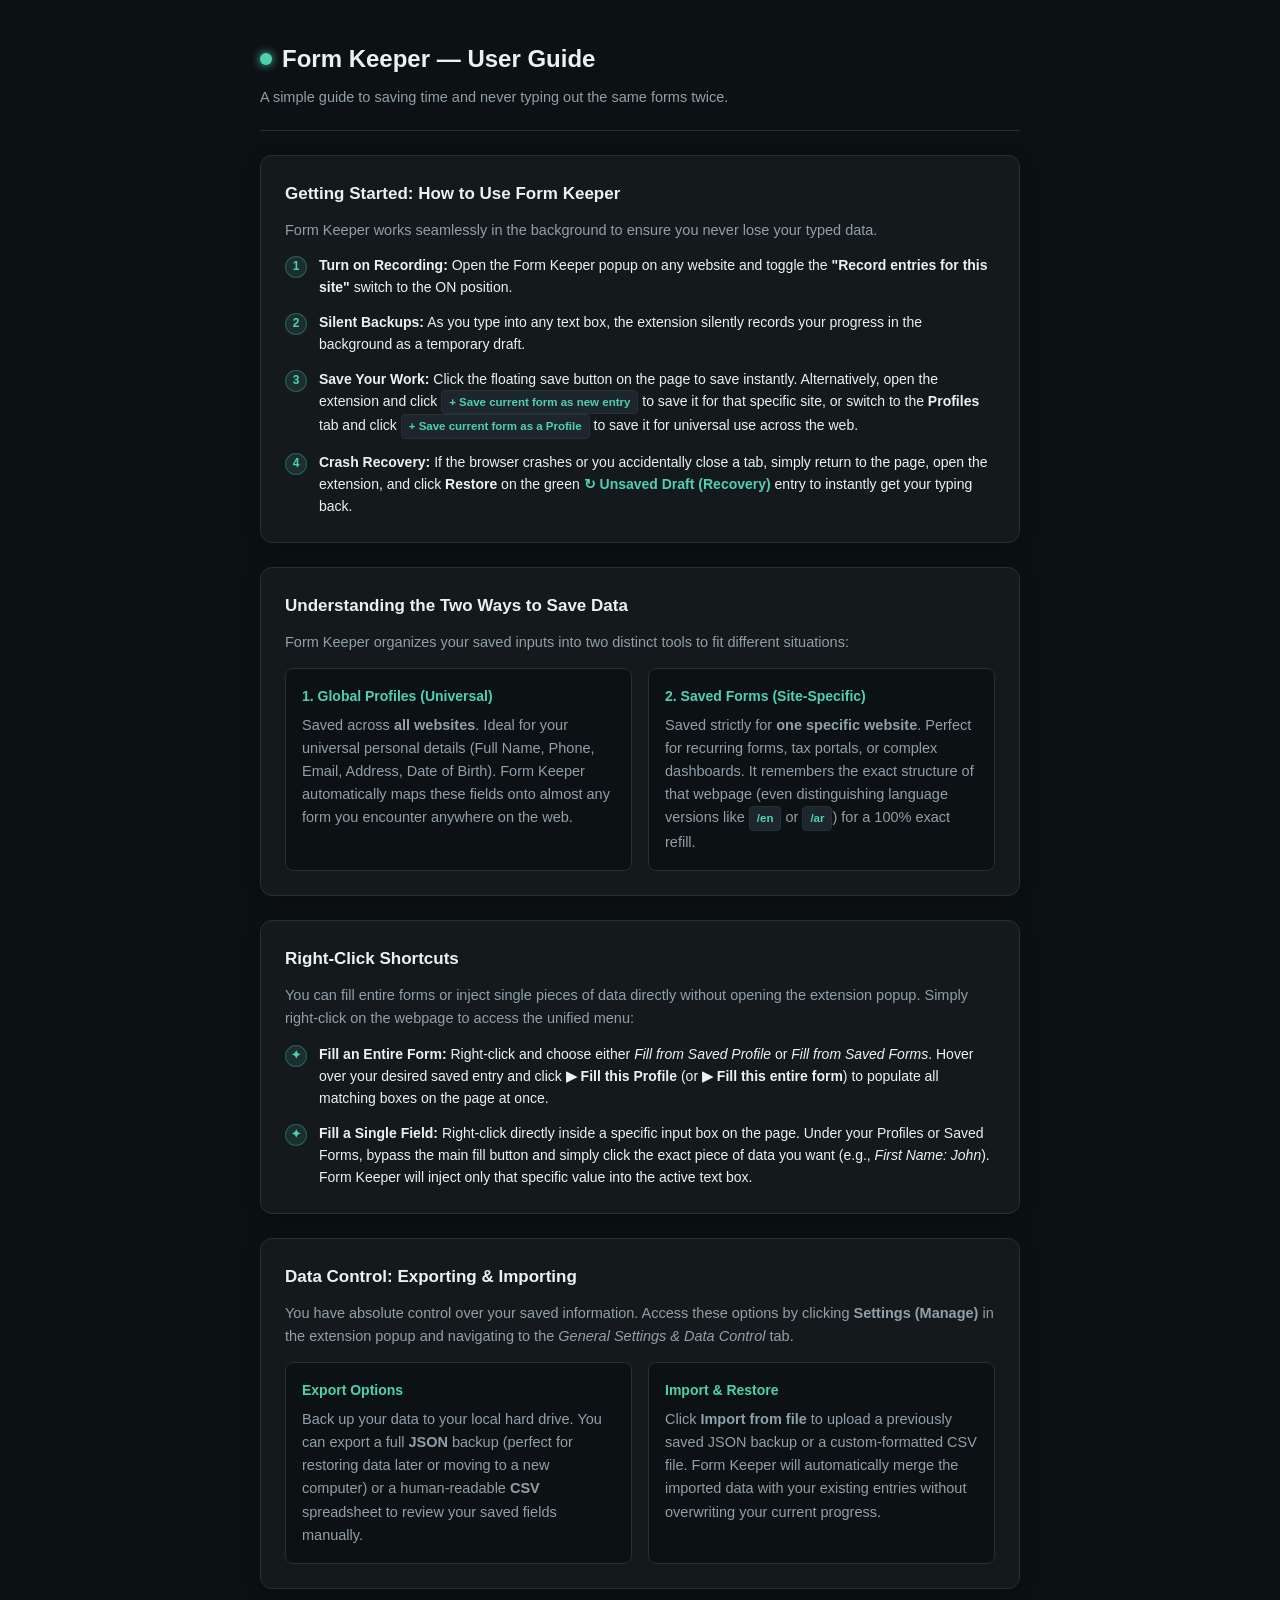
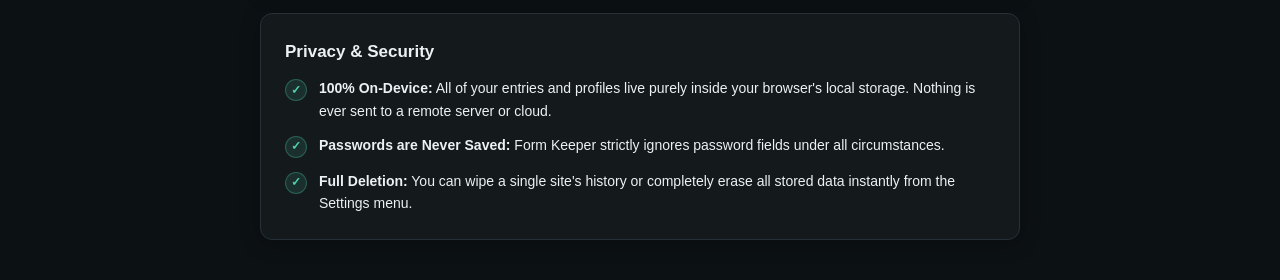
<file: guide.html>
<!DOCTYPE html>
<html lang="en">
<head>
<meta charset="UTF-8" />
<meta name="viewport" content="width=device-width, initial-scale=1.0" />
<title>Form Keeper — User Guide & Help</title>
<style>
  :root {
    --bg: #0c1114;
    --card-bg: #14191c;
    --border: #263038;
    --text-main: #ecf1f3;
    --text-muted: #8fa0a8;
    --accent: #4fd1b0;
    --accent-glow: rgba(79, 209, 176, 0.12);
    --badge-bg: #1c262c;
  }

  :root[data-theme="light"] {
    --bg: #f4f7f8;
    --card-bg: #ffffff;
    --border: #ced4da;
    --text-main: #1a202c;
    --text-muted: #64748b;
    --accent: #2c977b;
    --accent-glow: rgba(44, 151, 123, 0.12);
    --badge-bg: #e9ecef;
  }

  * { box-sizing: border-box; margin: 0; padding: 0; }
  body {
    background-color: var(--bg);
    color: var(--text-main);
    font-family: -apple-system, BlinkMacSystemFont, "Segoe UI", Roboto, Oxygen, Ubuntu, Cantarell, sans-serif;
    line-height: 1.6;
    padding: 40px 20px;
    display: flex;
    justify-content: center;
  }

  .wrap {
    width: 100%;
    max-width: 760px;
    display: flex;
    flex-direction: column;
    gap: 24px;
  }

  .page-header {
    border-bottom: 1px solid var(--border);
    padding-bottom: 20px;
  }

  .brand {
    display: flex;
    align-items: center;
    gap: 10px;
    margin-bottom: 8px;
  }

  .brand-dot {
    width: 12px;
    height: 12px;
    border-radius: 50%;
    background-color: var(--accent);
    box-shadow: 0 0 10px var(--accent);
  }

  h1 { font-size: 24px; font-weight: 700; color: var(--text-main); }
  h2 { font-size: 17px; font-weight: 600; color: var(--text-main); margin-bottom: 12px; }
  p { color: var(--text-muted); font-size: 14.5px; margin-bottom: 12px; }
  p:last-child { margin-bottom: 0; }

  .card {
    background: var(--card-bg);
    border: 1px solid var(--border);
    border-radius: 12px;
    padding: 24px;
    box-shadow: 0 4px 20px rgba(0, 0, 0, 0.25);
  }

  .feature-grid {
    display: grid;
    grid-template-columns: 1fr 1fr;
    gap: 16px;
    margin-top: 14px;
  }

  @media (max-width: 600px) {
    .feature-grid { grid-template-columns: 1fr; }
  }

  .feature-box {
    background: var(--bg);
    border: 1px solid var(--border);
    border-radius: 8px;
    padding: 16px;
  }

  .feature-title {
    font-size: 14px;
    font-weight: 600;
    color: var(--accent);
    margin-bottom: 6px;
    display: flex;
    align-items: center;
    gap: 6px;
  }

  .step-list {
    list-style: none;
    display: flex;
    flex-direction: column;
    gap: 12px;
    margin-top: 12px;
  }

  .step-item {
    display: flex;
    gap: 12px;
    align-items: flex-start;
    font-size: 14px;
    color: var(--text-main);
  }

  .step-num {
    background: var(--accent-glow);
    color: var(--accent);
    border: 1px solid rgba(79, 209, 176, 0.3);
    font-size: 12px;
    font-weight: 700;
    min-width: 22px;
    height: 22px;
    border-radius: 50%;
    display: flex;
    align-items: center;
    justify-content: center;
    flex-shrink: 0;
    margin-top: 2px;
  }

  .pill {
    display: inline-block;
    background: var(--badge-bg);
    color: var(--accent);
    border: 1px solid var(--border);
    font-size: 11.5px;
    font-weight: 600;
    padding: 2px 7px;
    border-radius: 4px;
  }

  .highlight-note {
    border-left: 3px solid var(--accent);
    background: var(--accent-glow);
    padding: 12px 16px;
    border-radius: 0 8px 8px 0;
    font-size: 13.5px;
    color: var(--text-main);
    margin-top: 12px;
  }
</style>
</head>
<body>
  <div class="wrap">
    <header class="page-header">
      <div class="brand">
        <span class="brand-dot"></span>
        <h1>Form Keeper — User Guide</h1>
      </div>
      <p>A simple guide to saving time and never typing out the same forms twice.</p>
    </header>

    <section class="card">
      <h2>Getting Started: How to Use Form Keeper</h2>
      <p>Form Keeper works seamlessly in the background to ensure you never lose your typed data.</p>
      <ul class="step-list">
        <li class="step-item">
          <span class="step-num">1</span>
          <div><strong>Turn on Recording:</strong> Open the Form Keeper popup on any website and toggle the <strong>"Record entries for this site"</strong> switch to the ON position.</div>
        </li>
        <li class="step-item">
          <span class="step-num">2</span>
          <div><strong>Silent Backups:</strong> As you type into any text box, the extension silently records your progress in the background as a temporary draft.</div>
        </li>
        <li class="step-item">
          <span class="step-num">3</span>
          <div><strong>Save Your Work:</strong> Click the floating save button on the page to save instantly. Alternatively, open the extension and click <span class="pill">+ Save current form as new entry</span> to save it for that specific site, or switch to the <strong>Profiles</strong> tab and click <span class="pill">+ Save current form as a Profile</span> to save it for universal use across the web.</div>
        </li>
        <li class="step-item">
          <span class="step-num">4</span>
          <div><strong>Crash Recovery:</strong> If the browser crashes or you accidentally close a tab, simply return to the page, open the extension, and click <strong>Restore</strong> on the green <strong style="color: var(--accent);">↻ Unsaved Draft (Recovery)</strong> entry to instantly get your typing back.</div>
        </li>
      </ul>
    </section>

    <section class="card">
      <h2>Understanding the Two Ways to Save Data</h2>
      <p>Form Keeper organizes your saved inputs into two distinct tools to fit different situations:</p>
      <div class="feature-grid">
        <div class="feature-box">
          <div class="feature-title">1. Global Profiles (Universal)</div>
          <p>Saved across <strong>all websites</strong>. Ideal for your universal personal details (Full Name, Phone, Email, Address, Date of Birth). Form Keeper automatically maps these fields onto almost any form you encounter anywhere on the web.</p>
        </div>
        <div class="feature-box">
          <div class="feature-title">2. Saved Forms (Site-Specific)</div>
          <p>Saved strictly for <strong>one specific website</strong>. Perfect for recurring forms, tax portals, or complex dashboards. It remembers the exact structure of that webpage (even distinguishing language versions like <span class="pill">/en</span> or <span class="pill">/ar</span>) for a 100% exact refill.</p>
        </div>
      </div>
    </section>

    <section class="card">
      <h2>Right-Click Shortcuts</h2>
      <p>You can fill entire forms or inject single pieces of data directly without opening the extension popup. Simply right-click on the webpage to access the unified menu:</p>
      <ul class="step-list">
        <li class="step-item">
          <span class="step-num">✦</span>
          <div><strong>Fill an Entire Form:</strong> Right-click and choose either <em>Fill from Saved Profile</em> or <em>Fill from Saved Forms</em>. Hover over your desired saved entry and click <strong>▶ Fill this Profile</strong> (or <strong>▶ Fill this entire form</strong>) to populate all matching boxes on the page at once.</div>
        </li>
        <li class="step-item">
          <span class="step-num">✦</span>
          <div><strong>Fill a Single Field:</strong> Right-click directly inside a specific input box on the page. Under your Profiles or Saved Forms, bypass the main fill button and simply click the exact piece of data you want (e.g., <em>First Name: John</em>). Form Keeper will inject only that specific value into the active text box.</div>
        </li>
      </ul>
    </section>

    <section class="card">
      <h2>Data Control: Exporting & Importing</h2>
      <p>You have absolute control over your saved information. Access these options by clicking <strong>Settings (Manage)</strong> in the extension popup and navigating to the <em>General Settings & Data Control</em> tab.</p>
      <div class="feature-grid">
        <div class="feature-box">
          <div class="feature-title">Export Options</div>
          <p>Back up your data to your local hard drive. You can export a full <strong>JSON</strong> backup (perfect for restoring data later or moving to a new computer) or a human-readable <strong>CSV</strong> spreadsheet to review your saved fields manually.</p>
        </div>
        <div class="feature-box">
          <div class="feature-title">Import & Restore</div>
          <p>Click <strong>Import from file</strong> to upload a previously saved JSON backup or a custom-formatted CSV file. Form Keeper will automatically merge the imported data with your existing entries without overwriting your current progress.</p>
        </div>
      </div>
    </section>

    <section class="card">
      <h2>Privacy & Security</h2>
      <ul class="step-list">
        <li class="step-item">
          <span class="step-num">✓</span>
          <div><strong>100% On-Device:</strong> All of your entries and profiles live purely inside your browser's local storage. Nothing is ever sent to a remote server or cloud.</div>
        </li>
        <li class="step-item">
          <span class="step-num">✓</span>
          <div><strong>Passwords are Never Saved:</strong> Form Keeper strictly ignores password fields under all circumstances.</div>
        </li>
        <li class="step-item">
          <span class="step-num">✓</span>
          <div><strong>Full Deletion:</strong> You can wipe a single site's history or completely erase all stored data instantly from the Settings menu.</div>
        </li>
      </ul>
    </section>
  </div>

  <script src="src/storage-lib.js"></script>
  <script src="guide.js"></script>
</body>
</html>
</file>
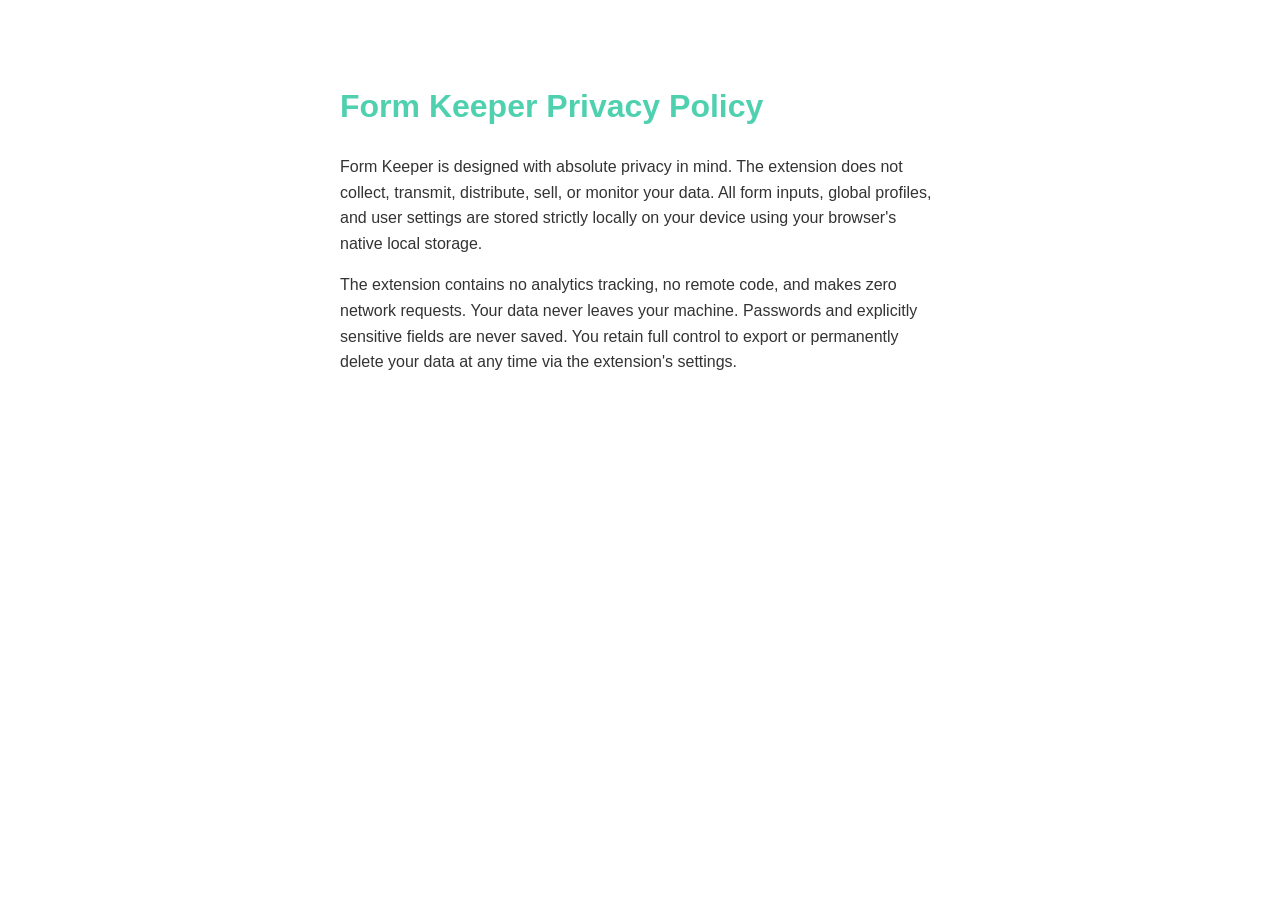
<file: docs/privacy.html>
<!DOCTYPE html>
<html lang="en">
<head>
<meta charset="UTF-8">
<meta name="viewport" content="width=device-width, initial-scale=1.0">
<title>Form Keeper Privacy Policy</title>
<style>
  body { font-family: -apple-system, BlinkMacSystemFont, sans-serif; line-height: 1.6; color: #333; max-width: 600px; margin: 40px auto; padding: 20px; }
  h1 { color: #4fd1b0; }
</style>
</head>
<body>
  <h1>Form Keeper Privacy Policy</h1>
  <p>Form Keeper is designed with absolute privacy in mind. The extension does not collect, transmit, distribute, sell, or monitor your data. All form inputs, global profiles, and user settings are stored strictly locally on your device using your browser's native local storage.</p>
  <p>The extension contains no analytics tracking, no remote code, and makes zero network requests. Your data never leaves your machine. Passwords and explicitly sensitive fields are never saved. You retain full control to export or permanently delete your data at any time via the extension's settings.</p>
</body>
</html>
</file>
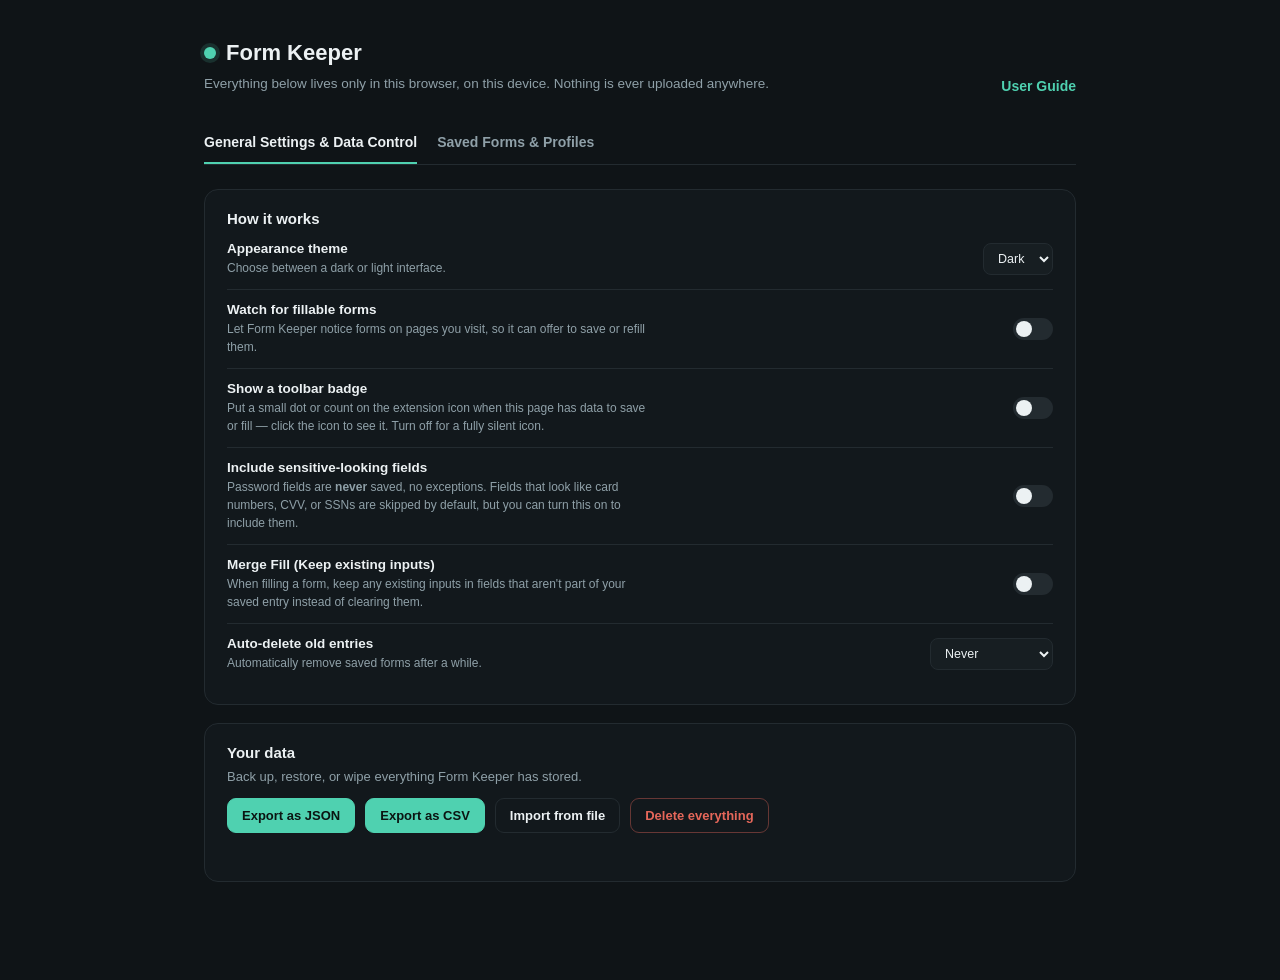
<file: options/options.html>
<!DOCTYPE html>
<html lang="en">
<head>
<meta charset="UTF-8" />
<title>Form Keeper — Settings</title>
<link rel="stylesheet" href="options.css" />
</head>
<body>
  <div class="wrap">
    <header class="page-header" style="display: flex; justify-content: space-between; align-items: flex-end;">
      <div>
        <div class="brand">
          <span class="brand-dot"></span>
          <h1>Form Keeper</h1>
        </div>
        <p class="tagline">Everything below lives only in this browser, on this device. Nothing is ever uploaded anywhere.</p>
      </div>
      <!-- User Guide link back in the top right -->
      <a href="../guide.html" target="_blank" style="color: #4fd1b0; text-decoration: none; font-weight: 600; font-size: 14px;">User Guide</a>
    </header>

    <nav class="options-tabs">
      <button class="opt-tab active" data-target="tab-settings">General Settings & Data Control</button>
      <button class="opt-tab" data-target="tab-data">Saved Forms & Profiles</button>
    </nav>

    <!-- TAB 1: SETTINGS -->
    <div id="tab-settings" class="tab-pane active">
      <section class="card">
        <h2>How it works</h2>
        <div class="setting-row">
          <div>
            <div class="setting-title">Appearance theme</div>
            <div class="setting-desc">Choose between a dark or light interface.</div>
          </div>
          <select id="themeSelect" class="select">
            <option value="dark">Dark</option>
            <option value="light">Light</option>
          </select>
        </div>
        <div class="setting-row">
          <div>
            <div class="setting-title">Watch for fillable forms</div>
            <div class="setting-desc">Let Form Keeper notice forms on pages you visit, so it can offer to save or refill them.</div>
          </div>
          <label class="switch"><input type="checkbox" id="autoDetect" /><span class="slider"></span></label>
        </div>
        <div class="setting-row">
          <div>
            <div class="setting-title">Show a toolbar badge</div>
            <div class="setting-desc">Put a small dot or count on the extension icon when this page has data to save or fill — click the icon to see it. Turn off for a fully silent icon.</div>
          </div>
          <label class="switch"><input type="checkbox" id="autoPrompt" /><span class="slider"></span></label>
        </div>
        <div class="setting-row">
          <div>
            <div class="setting-title">Include sensitive-looking fields</div>
            <div class="setting-desc">Password fields are <strong>never</strong> saved, no exceptions. Fields that look like card numbers, CVV, or SSNs are skipped by default, but you can turn this on to include them.</div>
          </div>
          <label class="switch"><input type="checkbox" id="includeSensitive" /><span class="slider"></span></label>
        </div>
        <div class="setting-row">
          <div>
            <div class="setting-title">Merge Fill (Keep existing inputs)</div>
            <div class="setting-desc">When filling a form, keep any existing inputs in fields that aren't part of your saved entry instead of clearing them.</div>
          </div>
          <label class="switch"><input type="checkbox" id="mergeFill" /><span class="slider"></span></label>
        </div>
        <div class="setting-row">
          <div>
            <div class="setting-title">Auto-delete old entries</div>
            <div class="setting-desc">Automatically remove saved forms after a while.</div>
          </div>
          <select id="retentionDays" class="select">
            <option value="0">Never</option>
            <option value="30">After 30 days</option>
            <option value="90">After 90 days</option>
            <option value="180">After 180 days</option>
          </select>
        </div>
      </section>

      <section class="card">
        <h2>Your data</h2>
        <p class="card-desc">Back up, restore, or wipe everything Form Keeper has stored.</p>
        <div class="btn-row">
          <button id="exportBtn" class="btn btn-primary">Export as JSON</button>
          <button id="exportCsvBtn" class="btn btn-primary">Export as CSV</button>
          <label class="btn btn-ghost file-label">
            Import from file
            <input type="file" id="importInput" accept=".json,.csv,application/json,text/csv" hidden />
          </label>
          <button id="clearAllBtn" class="btn btn-danger">Delete everything</button>
        </div>
        <p id="dataStatus" class="status"></p>
      </section>
    </div>

    <!-- TAB 2: DATA -->
    <div id="tab-data" class="tab-pane" hidden>
      <section class="card">
        <div class="card-header-row">
          <h2>Global Profiles</h2>
          <input id="browseSearch" class="search" type="text" placeholder="Search profiles or site forms..." />
        </div>
        <div id="profileGroups" class="site-groups"></div>
      </section>

      <section class="card">
        <div class="card-header-row">
          <h2>Saved site forms</h2>
        </div>
        <div id="siteGroups" class="site-groups"></div>
      </section>
    </div>

    <template id="siteGroupTemplate">
      <div class="site-group collapsed">
        <div class="site-group-header" title="Click to collapse/expand">
          <div class="site-title-wrap">
            <span class="site-toggle-icon">▼</span>
            <span class="site-name"></span>
          </div>
          <div class="site-header-actions">
            <span class="site-count"></span>
            <button class="link-btn site-clear-btn">Clear site</button>
          </div>
        </div>
        <div class="site-entries"></div>
      </div>
    </template>

    <template id="dataEntryTemplate">
      <div class="data-entry">
        <div class="data-entry-header">
          <span class="data-entry-label"></span>
          <div class="data-entry-actions">
            <button class="link-btn rename-entry-btn" hidden>Rename</button>
            <button class="link-btn toggle-fields-btn">View fields</button>
            <button class="link-btn show-all-btn" hidden>Show inputs</button>
            <button class="link-btn danger delete-entry-btn">Delete</button>
          </div>
        </div>
        <div class="data-entry-meta"></div>
        <div class="fields-panel" hidden></div>
      </div>
    </template>

    <template id="fieldRowTemplate">
      <div class="field-row">
        <span class="field-name"></span>
        <span class="field-value masked"></span>
        <div class="field-actions">
          <button class="link-btn copy-btn">copy</button>
          <button class="link-btn rename-field-btn">rename</button>
          <button class="link-btn edit-btn">edit value</button>
          <button class="link-btn reveal-btn">show</button>
          <button class="link-btn danger delete-field-btn">delete</button>
        </div>
      </div>
    </template>
  </div>

  <script src="../src/storage-lib.js"></script>
  <script src="options.js"></script>
</body>
</html>
</file>
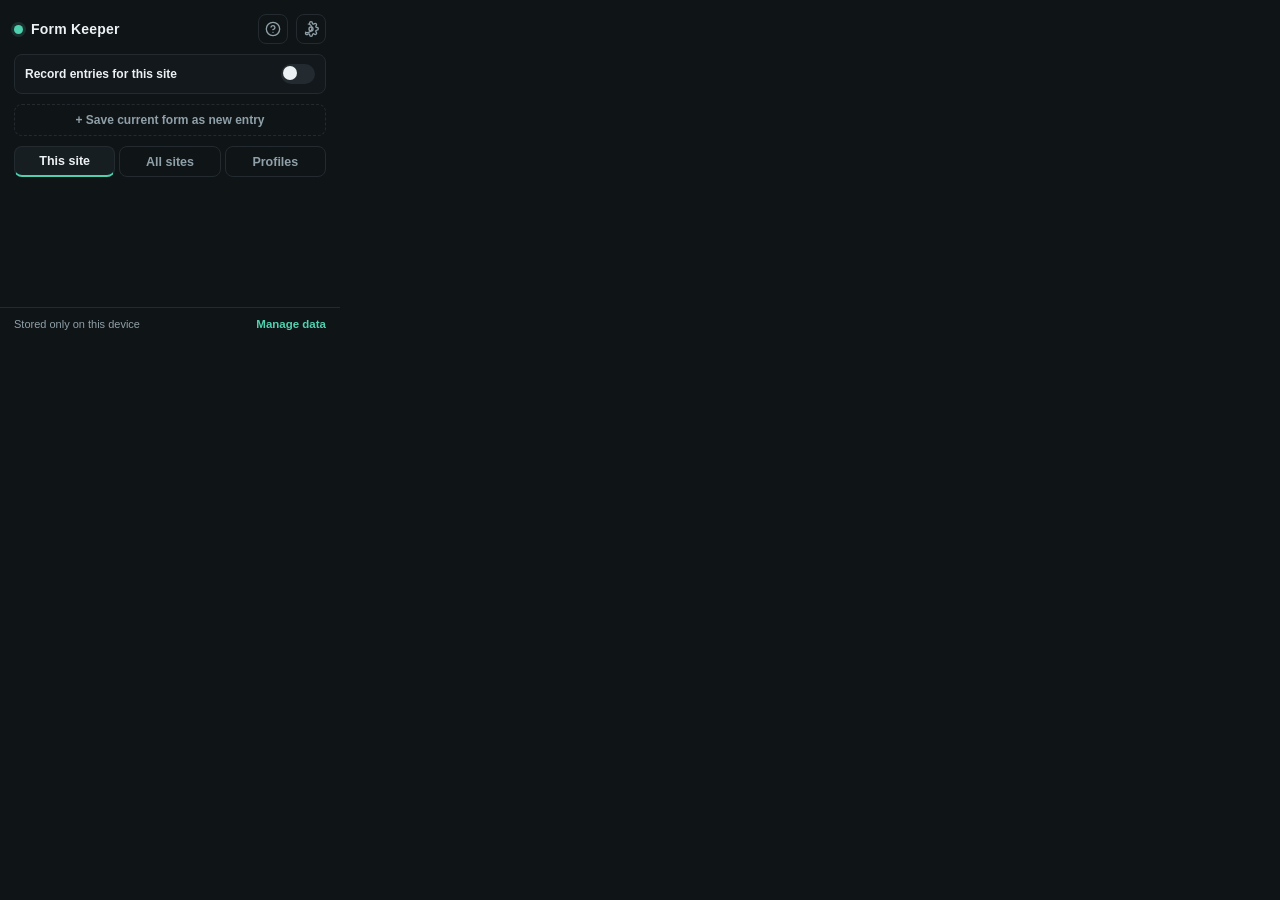
<file: popup/popup.html>
<!DOCTYPE html>
<html lang="en">
<head>
<meta charset="UTF-8" />
<title>Form Keeper</title>
<link rel="stylesheet" href="popup.css" />
</head>
<body>
  <div class="app">
    <header class="topbar">
      <div class="brand">
        <span class="brand-dot"></span>
        <span class="brand-name">Form Keeper</span>
      </div>
      <div class="topbar-actions" style="display: flex; gap: 8px;">
        <button id="openGuide" class="icon-btn" title="User Guide" aria-label="User Guide">
          <svg width="16" height="16" viewBox="0 0 24 24" fill="none" stroke="currentColor" stroke-width="2" stroke-linecap="round" stroke-linejoin="round">
            <circle cx="12" cy="12" r="10"></circle>
            <path d="M9.09 9a3 3 0 0 1 5.83 1c0 2-3 3-3 3"></path>
            <line x1="12" y1="17" x2="12.01" y2="17"></line>
          </svg>
        </button>
        <button id="openOptions" class="icon-btn" title="Settings" aria-label="Settings">
          <svg width="16" height="16" viewBox="0 0 24 24" fill="none" stroke="currentColor" stroke-width="2">
            <circle cx="12" cy="12" r="3"></circle>
            <path d="M19.4 15a1.65 1.65 0 0 0 .33 1.82l.06.06a2 2 0 1 1-2.83 2.83l-.06-.06a1.65 1.65 0 0 0-1.82-.33 1.65 1.65 0 0 0-1 1.51V21a2 2 0 0 1-4 0v-.09A1.65 1.65 0 0 0 9 19.4a1.65 1.65 0 0 0-1.82.33l-.06.06a2 2 0 1 1-2.83-2.83l.06.06A1.65 1.65 0 0 0 9 4.6a1.65 1.65 0 0 0 1-1.51V3a2 2 0 0 1 4 0v.09a1.65 1.65 0 0 0 1 1.51 1.65 1.65 0 0 0 1.82-.33l.06-.06a2 2 0 1 1 2.83 2.83l-.06.06A1.65 1.65 0 0 0 19.4 9c.14.32.44.55.79.65.35.1.6.13.81.13H21a2 2 0 0 1 0 4h-.09c-.21 0-.46.03-.81.13-.35.1-.65.33-.79.65Z"></path>
          </svg>
        </button>
      </div>
    </header>

    <div class="site-toggle-wrap">
      <div class="site-toggle-info">
        <span class="site-toggle-label">Record entries for this site</span>
        <span class="site-toggle-host" id="siteToggleHost"></span>
      </div>
      <label class="switch">
        <input type="checkbox" id="siteToggle" />
        <span class="switch-slider"></span>
      </label>
    </div>

    <!-- BUTTON RELOCATED ABOVE TABS -->
    <div class="save-current-wrap">
      <div id="btnWrapper" style="display: block;">
        <button id="saveCurrentBtn" class="btn-save-current" disabled>+ Save current form as new entry</button>
      </div>
      <div id="saveHint" style="font-size: 11.5px; color: #8fa0a8; text-align: center; margin-top: 8px; display: none;">Start filling any field on the page to activate this button.</div>
    </div>

    <nav class="tabs" role="tablist">
      <button class="tab active" data-tab="site" role="tab">This site</button>
      <button class="tab" data-tab="all" role="tab">All sites</button>
      <button class="tab" data-tab="profiles" role="tab">Profiles</button>
    </nav>

    <div class="search-wrap" id="allSearchWrap" hidden>
      <input id="searchInput" type="text" placeholder="Search saved forms..." />
    </div>

    <main id="listContainer" class="list"></main>

    <template id="entryTemplate">
      <div class="entry">
        <div class="entry-main">
          <div class="entry-label"></div>
          <div class="entry-meta"></div>
        </div>
        <div class="entry-actions">
          <button class="mini-btn fill-btn">Fill</button>
          <button class="mini-btn icon-only rename-btn" title="Rename">✎</button>
          <button class="mini-btn icon-only danger delete-btn" title="Delete">🗑</button>
        </div>
      </div>
    </template>

    <template id="emptyTemplate">
      <div class="empty">
        <div class="empty-icon">🗂</div>
        <p class="empty-title">Nothing saved yet</p>
        <p class="empty-body">Fill out a form, then use "Save current form as new entry" above to remember it.</p>
      </div>
    </template>

    <footer class="footer">
      <span class="footer-note">Stored only on this device</span>
      <a href="#" id="manageLink">Manage data</a>
    </footer>
  </div>

  <script src="../src/storage-lib.js"></script>
  <script src="popup.js"></script>
</body>
</html>
</file>
<file: options/options.css>
:root {
  --bg: #0f1417;
  --surface: #12181c;
  --surface-2: #171e22;
  --border: #232b30;
  --text: #ecf1f3;
  --muted: #8fa0a8;
  --accent: #4fd1b0;
  --accent-ink: #0b1512;
  --danger: #e5675a;
}

:root[data-theme="light"] {
  --bg: #f4f7f8;
  --surface: #ffffff;
  --surface-2: #e9ecef;
  --border: #ced4da;
  --text: #1a202c;
  --muted: #64748b;
  --accent: #2c977b;
  --accent-ink: #ffffff;
  --danger: #dc2626;
}

* { box-sizing: border-box; }

body {
  margin: 0;
  background: var(--bg);
  color: var(--text);
  font-family: -apple-system, BlinkMacSystemFont, "Segoe UI", Roboto, sans-serif;
}

.wrap { max-width: 920px; margin: 0 auto; padding: 40px 24px 80px; }

.page-header { margin-bottom: 28px; }
.brand { display: flex; align-items: center; gap: 10px; }
.brand-dot { width: 12px; height: 12px; border-radius: 50%; background: var(--accent); box-shadow: 0 0 0 4px rgba(79,209,176,0.15); }
.brand h1 { font-size: 22px; margin: 0; }
.tagline { color: var(--muted); font-size: 13.5px; margin: 8px 0 0; line-height: 1.5; }

/* Tabs Engine for Options */
.options-tabs {
  display: flex; gap: 20px; border-bottom: 1px solid var(--border); margin-bottom: 24px;
}
.opt-tab {
  background: none; border: none; padding: 12px 0; color: var(--muted);
  font-weight: 600; font-size: 14px; cursor: pointer; font-family: inherit;
  border-bottom: 2px solid transparent; 
}
.opt-tab.active { color: var(--text); border-bottom: 2px solid var(--accent); }

.card {
  background: var(--surface);
  border: 1px solid var(--border);
  border-radius: 14px;
  padding: 20px 22px;
  margin-bottom: 18px;
}
.card h2 { font-size: 15px; margin: 0 0 14px; }
.card-desc { color: var(--muted); font-size: 13px; margin: -6px 0 14px; }

.setting-row {
  display: flex;
  align-items: center;
  justify-content: space-between;
  gap: 20px;
  padding: 12px 0;
  border-top: 1px solid var(--border);
}
.setting-row:first-of-type { border-top: none; padding-top: 0; }
.setting-title { font-weight: 600; font-size: 13.5px; }
.setting-desc { color: var(--muted); font-size: 12px; margin-top: 3px; line-height: 1.5; max-width: 420px; }

.switch { position: relative; display: inline-block; width: 40px; height: 22px; flex: none; }
.switch input { opacity: 0; width: 0; height: 0; }
.slider {
  position: absolute; cursor: pointer; inset: 0;
  background: var(--border); border-radius: 22px; transition: 0.15s;
}
.slider::before {
  content: ""; position: absolute; height: 16px; width: 16px; left: 3px; top: 3px;
  background: var(--text); border-radius: 50%; transition: 0.15s;
}
.switch input:checked + .slider { background: var(--accent); }
.switch input:checked + .slider::before { transform: translateX(18px); background: var(--accent-ink); }

.select {
  background: var(--surface-2);
  color: var(--text);
  border: 1px solid var(--border);
  border-radius: 8px;
  padding: 7px 10px;
  font-size: 12.5px;
  font-family: inherit;
}

.btn-row { display: flex; gap: 10px; flex-wrap: wrap; }
.btn {
  border-radius: 9px;
  padding: 9px 14px;
  font-size: 13px;
  font-weight: 600;
  cursor: pointer;
  border: 1px solid var(--border);
  font-family: inherit;
}
.btn-primary { background: var(--accent); color: var(--accent-ink); border-color: var(--accent); }
.btn-primary:hover { background: #3fc09f; }
.btn-ghost { background: transparent; color: var(--text); }
.btn-ghost:hover { border-color: var(--border); }
.btn-danger { background: transparent; color: var(--danger); border-color: rgba(229,103,90,0.4); }
.btn-danger:hover { background: rgba(229,103,90,0.1); }
.file-label { display: inline-flex; align-items: center; }

.status { color: var(--accent); font-size: 12.5px; margin: 12px 0 0; min-height: 16px; }

.card-header-row { display: flex; align-items: center; justify-content: space-between; margin-bottom: 12px; }
.card-header-row h2 { margin: 0; }
.search {
  background: var(--surface-2);
  border: 1px solid var(--border);
  color: var(--text);
  border-radius: 8px;
  padding: 7px 10px;
  font-size: 12.5px;
  font-family: inherit;
  width: 200px;
}

.site-groups { display: flex; flex-direction: column; gap: 14px; }
.site-group { border: 1px solid var(--border); border-radius: 10px; overflow: hidden; }

.site-group-header {
  display: flex; align-items: center; justify-content: space-between;
  padding: 10px 14px; background: var(--surface-2);
  cursor: pointer; user-select: none;
}
.site-title-wrap { display: flex; align-items: center; gap: 8px; }
.site-toggle-icon { font-size: 10px; transition: transform 0.2s; color: var(--muted); }
.site-group.collapsed .site-toggle-icon { transform: rotate(-90deg); }
.site-group.collapsed .site-entries { display: none; }
.site-header-actions { display: flex; align-items: center; }

.site-name { font-weight: 700; font-size: 13px; }
.site-count { color: var(--muted); font-size: 11.5px; margin-right: 10px; }

.site-entries { padding: 4px 14px; }
.data-entry { padding: 10px 0; border-top: 1px solid var(--border); }
.data-entry:first-child { border-top: none; }
.data-entry-header { display: flex; align-items: center; justify-content: space-between; }
.data-entry-label { font-weight: 600; font-size: 13px; }
.data-entry-actions { display: flex; gap: 12px; }
.data-entry-meta { color: var(--muted); font-size: 11.5px; margin-top: 2px; }

.link-btn {
  background: none; border: none; color: var(--accent);
  font-size: 12px; font-weight: 600; cursor: pointer; padding: 0; font-family: inherit;
}
.link-btn.danger { color: var(--danger); }
.link-btn:hover { text-decoration: underline; }

.fields-panel {
  margin-top: 8px;
  background: var(--surface-2);
  border: 1px solid var(--border);
  border-radius: 8px;
  padding: 8px 12px;
}

.field-row { 
  display: flex; align-items: center; gap: 16px; padding: 8px 0; 
  font-size: 13px; border-bottom: 1px solid var(--border); 
}
.field-row:last-child { border-bottom: none; }

.field-name { 
  color: var(--muted); width: 28%; min-width: 140px; max-width: 250px; 
  flex: none; overflow-wrap: break-word; 
}
.field-value { flex: 1; overflow-wrap: anywhere; line-height: 1.4; padding-right: 12px; }
.field-value.masked { filter: blur(4px); user-select: none; }

.field-actions { display: flex; gap: 10px; flex: none; align-items: center; }

.empty-note { color: var(--muted); font-size: 13px; padding: 12px 0; }
</file>
<file: popup/popup.css>
:root {
  --bg: #0f1417;
  --surface: #12181c;
  --surface-2: #171e22;
  --border: #232b30;
  --text: #ecf1f3;
  --muted: #8fa0a8;
  --accent: #4fd1b0;
  --accent-ink: #0b1512;
  --danger: #e5675a;
}

:root[data-theme="light"] {
  --bg: #f4f7f8;
  --surface: #ffffff;
  --surface-2: #e9ecef;
  --border: #ced4da;
  --text: #1a202c;
  --muted: #64748b;
  --accent: #2c977b;
  --accent-ink: #ffffff;
  --danger: #dc2626;
}

* { box-sizing: border-box; }

body {
  margin: 0;
  width: 340px;
  background: var(--bg);
  color: var(--text);
  font-family: -apple-system, BlinkMacSystemFont, "Segoe UI", Roboto, sans-serif;
  font-size: 13px;
}

.app { display: flex; flex-direction: column; max-height: 480px; }

.topbar {
  display: flex;
  align-items: center;
  justify-content: space-between;
  padding: 14px 14px 10px;
}

.brand { display: flex; align-items: center; gap: 8px; }
.brand-dot { width: 9px; height: 9px; border-radius: 50%; background: var(--accent); box-shadow: 0 0 0 3px rgba(79,209,176,0.15); }
.brand-name { font-weight: 700; font-size: 14px; letter-spacing: 0.2px; }

.icon-btn {
  background: transparent;
  border: 1px solid var(--border);
  color: var(--muted);
  border-radius: 8px;
  width: 30px;
  height: 30px;
  display: flex;
  align-items: center;
  justify-content: center;
  cursor: pointer;
}
.icon-btn:hover { color: var(--text); border-color: var(--border); }

.tabs {
  display: flex;
  gap: 4px;
  padding: 0 14px 10px;
}
.tab {
  flex: 1;
  background: transparent;
  border: 1px solid var(--border);
  color: var(--muted);
  padding: 7px 0;
  border-radius: 8px;
  cursor: pointer;
  font-size: 12.5px;
  font-weight: 600;
}
/* Added Teal border to the active tab */
.tab.active { 
  background: var(--surface-2); 
  color: var(--text); 
  border-color: var(--border); 
  border-bottom: 2px solid var(--accent); 
}

.search-wrap { padding: 0 14px 10px; }

.save-current-wrap { padding: 0 14px 10px; }

/* ---------- per-site recording toggle ---------- */
.site-toggle-wrap {
  display: flex;
  align-items: center;
  justify-content: space-between;
  gap: 10px;
  margin: 0 14px 10px;
  padding: 9px 10px;
  background: var(--surface);
  border: 1px solid var(--border);
  border-radius: 8px;
}
.site-toggle-info { min-width: 0; display: flex; flex-direction: column; gap: 1px; }
.site-toggle-label { font-size: 12px; font-weight: 600; }
.site-toggle-host {
  font-size: 11px;
  color: var(--muted);
  white-space: nowrap;
  overflow: hidden;
  text-overflow: ellipsis;
  max-width: 220px;
}
.switch { position: relative; display: inline-block; width: 34px; height: 20px; flex: none; cursor: pointer; }
.switch input { position: absolute; opacity: 0; width: 100%; height: 100%; margin: 0; cursor: pointer; }
.switch-slider {
  position: absolute;
  inset: 0;
  background: var(--border);
  border-radius: 999px;
  transition: background 150ms ease;
}
.switch-slider::before {
  content: "";
  position: absolute;
  width: 14px;
  height: 14px;
  left: 2px;
  top: 2px;
  background: var(--text);
  border-radius: 50%;
  transition: transform 150ms ease;
}
.switch input:checked + .switch-slider { background: var(--accent); border-color: var(--accent); }
.switch input:checked + .switch-slider::before { transform: translateX(14px); background: var(--accent-ink); }
.switch input:focus-visible + .switch-slider { outline: 2px solid var(--accent); outline-offset: 2px; }

.btn-save-current {
  width: 100%;
  background: var(--surface-2);
  border: 1px dashed var(--muted);
  color: var(--accent);
  border-radius: 8px;
  padding: 8px 10px;
  font-size: 12px;
  font-weight: 600;
  cursor: pointer;
  font-family: inherit;
}
.btn-save-current:hover { border-color: var(--accent); background: var(--surface); }
.btn-save-current:disabled {
  color: var(--muted);
  border-color: var(--border);
  cursor: not-allowed;
  background: transparent;
}

/* ---------- context panel: slides down from the toolbar icon on open ---------- */
.context-panel {
  padding: 0 14px 10px;
  overflow: hidden;
  animation: fk-slide-down 220ms ease-out;
}
@keyframes fk-slide-down {
  from { opacity: 0; transform: translateY(-8px); max-height: 0; }
  to { opacity: 1; transform: translateY(0); max-height: 260px; }
}
.ctx-card {
  background: var(--surface);
  border: 1px solid var(--accent);
  border-radius: 10px;
  padding: 10px 12px;
}
.ctx-card.ctx-suggest { border-color: var(--muted); }
.ctx-title { font-weight: 700; font-size: 12.5px; margin-bottom: 6px; display: flex; align-items: center; gap: 6px; }
.ctx-title::before { content: ""; width: 6px; height: 6px; border-radius: 50%; background: var(--accent); }
.ctx-body { color: var(--muted); font-size: 11.5px; margin: 0 0 8px; line-height: 1.5; }

.ctx-entries { display: flex; flex-direction: column; gap: 6px; }
.ctx-row { background: var(--surface-2); border: 1px solid var(--border); border-radius: 8px; padding: 8px 10px; }
.ctx-row-head {
  width: 100%;
  display: flex;
  align-items: center;
  justify-content: space-between;
  background: none;
  border: none;
  color: var(--text);
  cursor: pointer;
  padding: 0;
  font-family: inherit;
  text-align: left;
}
.ctx-row-label { font-weight: 600; font-size: 12.5px; }
.ctx-row-meta { color: var(--muted); font-size: 11px; }
.ctx-preview {
  margin-top: 6px;
  padding-top: 6px;
  border-top: 1px solid var(--border);
  max-height: 100px;
  overflow-y: auto;
}
.ctx-preview-row { display: flex; gap: 6px; font-size: 11px; padding: 1.5px 0; }
.ctx-preview-key { color: var(--muted); flex: none; max-width: 44%; overflow: hidden; text-overflow: ellipsis; white-space: nowrap; }
.ctx-preview-val { color: var(--text); overflow: hidden; text-overflow: ellipsis; white-space: nowrap; }
.ctx-fill-btn { width: 100%; margin-top: 6px; }
.ctx-suggest-save-btn { width: 100%; }

#searchInput {
  width: 100%;
  background: var(--surface);
  border: 1px solid var(--border);
  color: var(--text);
  border-radius: 8px;
  padding: 8px 10px;
  font-size: 12.5px;
  font-family: inherit;
}
#searchInput:focus { outline: none; border-color: var(--accent); }

.list {
  flex: 1;
  overflow-y: auto;
  padding: 0 10px 6px;
  min-height: 120px;
}

.entry {
  display: flex;
  align-items: center;
  justify-content: space-between;
  gap: 8px;
  background: var(--surface);
  border: 1px solid var(--border);
  border-radius: 10px;
  padding: 10px 12px;
  margin-bottom: 8px;
}

.entry-main { min-width: 0; }
.entry-label {
  font-weight: 600;
  white-space: nowrap;
  overflow: hidden;
  text-overflow: ellipsis;
  max-width: 168px;
}
.entry-meta { color: var(--muted); font-size: 11.5px; margin-top: 2px; }

.entry-actions { display: flex; gap: 6px; flex: none; }
.mini-btn {
  border: 1px solid var(--border);
  background: transparent;
  color: var(--text);
  border-radius: 7px;
  padding: 6px 10px;
  font-size: 12px;
  font-weight: 600;
  cursor: pointer;
  font-family: inherit;
}
.mini-btn.fill-btn { background: var(--accent); color: var(--accent-ink); border-color: var(--accent); }
.mini-btn.fill-btn:hover { background: #3fc09f; }
.mini-btn.icon-only { padding: 6px 8px; color: var(--muted); }
.mini-btn.icon-only:hover { color: var(--text); }
.mini-btn.danger:hover { color: var(--danger); border-color: var(--danger); }

.empty { text-align: center; padding: 34px 20px; color: var(--muted); }
.empty-icon { font-size: 26px; margin-bottom: 8px; }
.empty-title { color: var(--text); font-weight: 600; margin: 0 0 4px; }
.empty-body { margin: 0; font-size: 12px; line-height: 1.5; }

.footer {
  display: flex;
  align-items: center;
  justify-content: space-between;
  padding: 10px 14px;
  border-top: 1px solid var(--border);
}
.footer-note { color: var(--muted); font-size: 11px; }
.footer a { color: var(--accent); font-size: 11.5px; text-decoration: none; font-weight: 600; }
.footer a:hover { text-decoration: underline; }

.toast {
  position: fixed;
  left: 14px;
  right: 14px;
  bottom: 48px;
  background: var(--surface-2);
  border: 1px solid var(--border);
  color: var(--text);
  padding: 8px 10px;
  border-radius: 8px;
  font-size: 12px;
  text-align: center;
}
</file>
